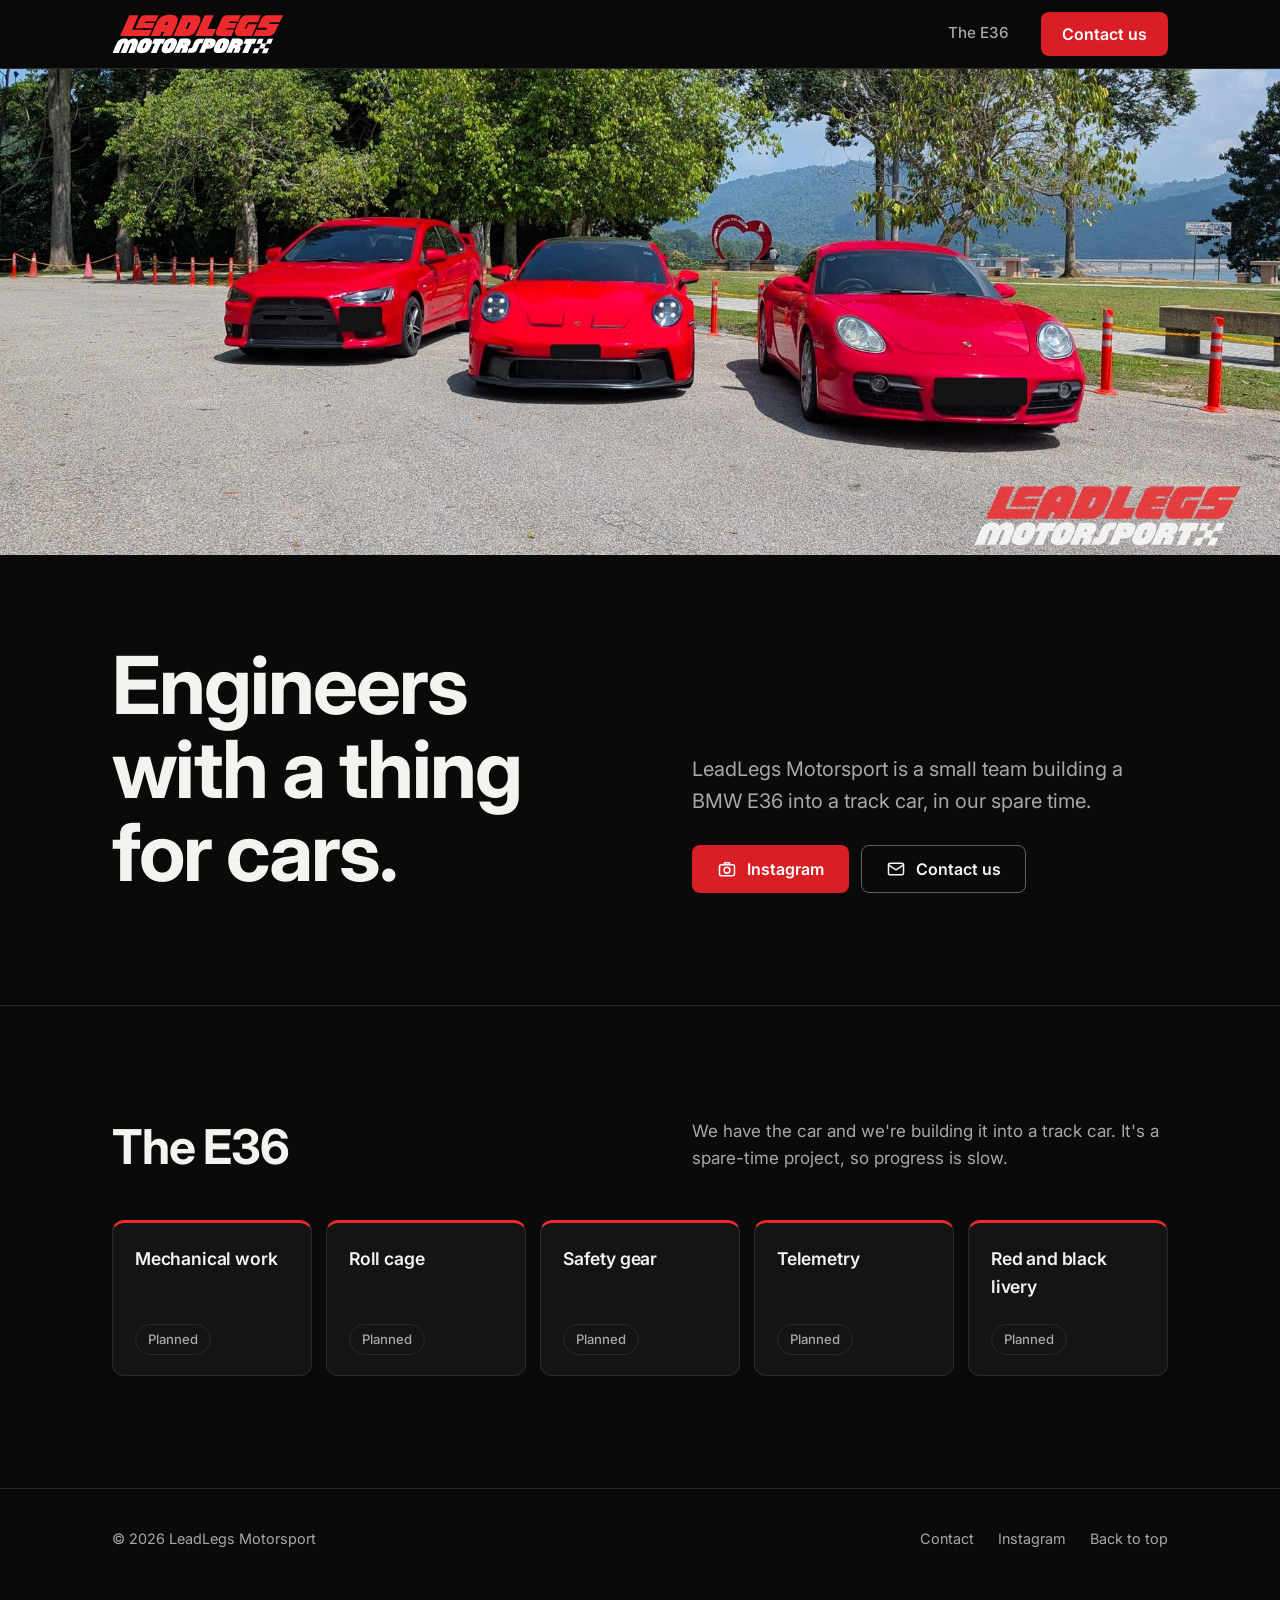
<file: index.html>
<!doctype html>
<html lang="en">
<head>
<meta charset="utf-8">
<meta name="viewport" content="width=device-width, initial-scale=1">
<title>LeadLegs Motorsport</title>
<meta name="description" content="LeadLegs Motorsport is a small team of engineers building a BMW E36 into a track car.">
<meta name="theme-color" content="#0a0a0a">
<link rel="canonical" href="https://leadlegsmotorsport.com/">
<link rel="icon" type="image/png" sizes="32x32" href="assets/favicon-32.png">
<link rel="apple-touch-icon" href="assets/apple-touch-icon.png">
<meta property="og:type" content="website">
<meta property="og:title" content="LeadLegs Motorsport">
<meta property="og:description" content="A small team of engineers building a BMW E36 into a track car.">
<meta property="og:url" content="https://leadlegsmotorsport.com/">
<meta property="og:image" content="https://leadlegsmotorsport.com/assets/og.png">
<meta name="twitter:card" content="summary_large_image">
<link rel="preconnect" href="https://fonts.googleapis.com">
<link rel="preconnect" href="https://fonts.gstatic.com" crossorigin>
<link href="https://fonts.googleapis.com/css2?family=Inter:wght@400;500;600;700&display=swap" rel="stylesheet">
<link rel="stylesheet" href="assets/site.css">
</head>
<body>
<a class="skip" href="#main">Skip to content</a>

<header class="bar">
  <div class="wrap">
    <a class="brand" href="#top" aria-label="LeadLegs Motorsport, back to top"><img src="assets/wordmark.svg" width="173" height="40" alt="LeadLegs Motorsport"></a>
    <nav aria-label="Main">
      <a href="#e36">The E36</a>
      <a class="btn btn-fill" href="contact.html">Contact us</a>
    </nav>
  </div>
</header>

<main id="main">
  <span id="top"></span>
  <img class="hero-img" src="assets/cars-1800.jpg" srcset="assets/cars-900.jpg 900w, assets/cars-1800.jpg 1800w" sizes="100vw" width="1800" height="748" fetchpriority="high" alt="Three red cars parked side by side: a Mitsubishi Lancer Evolution, a Porsche 911 GT3 and a Porsche Cayman">

  <section class="intro">
    <div class="wrap">
      <h1>Engineers with a thing for cars.</h1>
      <div>
        <p>LeadLegs Motorsport is a small team building a BMW E36 into a track car, in our spare time.</p>
        <div class="actions">
          <a class="btn btn-fill" href="https://www.instagram.com/leadlegsmotorsport" rel="noopener">
            <svg viewBox="0 0 24 24" aria-hidden="true"><rect x="3" y="7" width="18" height="13" rx="2"/><path d="M8 7l1.5-2.5h5L16 7"/><circle cx="12" cy="13.5" r="3.5"/></svg>
            Instagram
          </a>
          <a class="btn btn-line" href="contact.html">
            <svg viewBox="0 0 24 24" aria-hidden="true"><rect x="3" y="5" width="18" height="14" rx="2"/><path d="M3 7l9 6 9-6"/></svg>
            Contact us
          </a>
        </div>
      </div>
    </div>
  </section>

  <section class="block" id="e36">
    <div class="wrap">
      <div class="head">
        <h2>The E36</h2>
        <p>We have the car and we're building it into a track car. It's a spare-time project, so progress is slow.</p>
      </div>
      <div class="grid">
        <div class="tile"><strong>Mechanical work</strong><span class="chip">Planned</span></div>
        <div class="tile"><strong>Roll cage</strong><span class="chip">Planned</span></div>
        <div class="tile"><strong>Safety gear</strong><span class="chip">Planned</span></div>
        <div class="tile"><strong>Telemetry</strong><span class="chip">Planned</span></div>
        <div class="tile"><strong>Red and black livery</strong><span class="chip">Planned</span></div>
      </div>
    </div>
  </section>

</main>

<footer>
  <div class="wrap">
    <span>&copy; 2026 LeadLegs Motorsport</span>
    <span class="flinks"><a href="contact.html">Contact</a><a href="https://www.instagram.com/leadlegsmotorsport" rel="noopener">Instagram</a><a href="#top">Back to top</a></span>
  </div>
</footer>

</body>
</html>
</file>
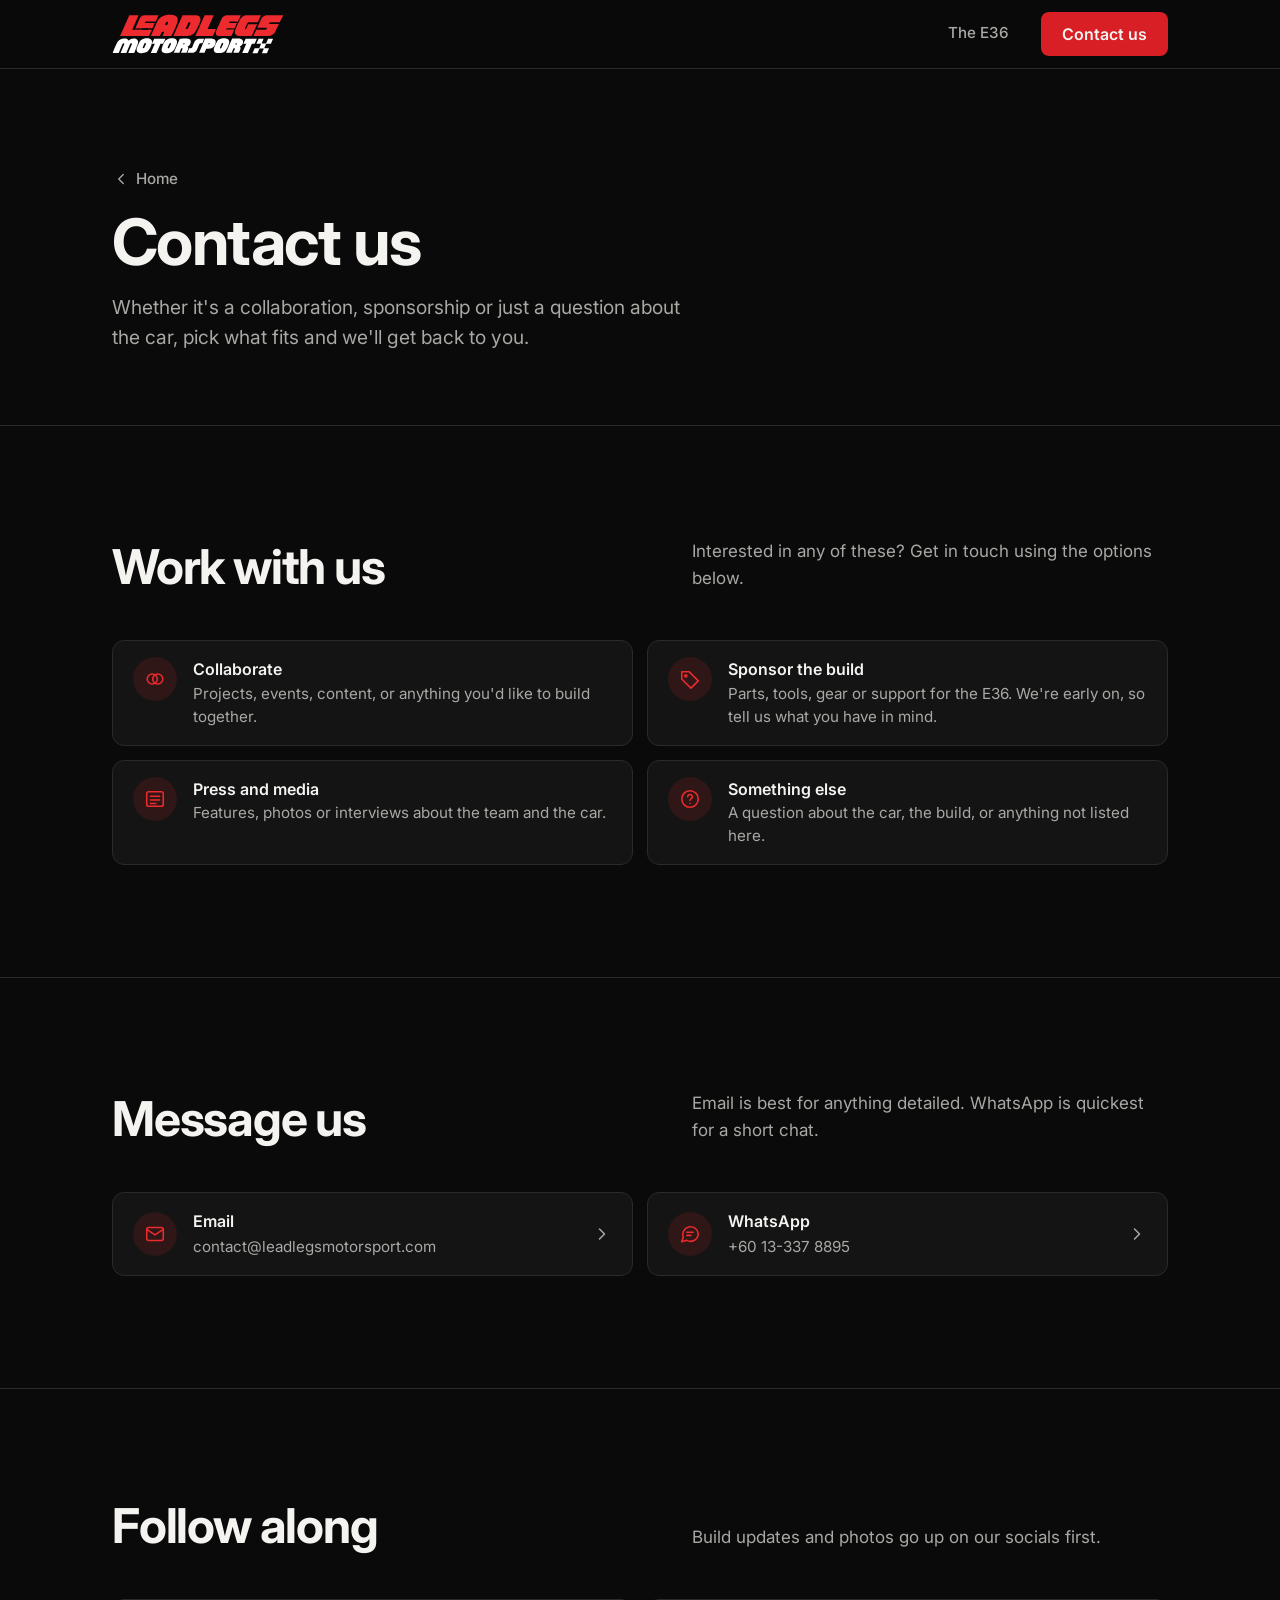
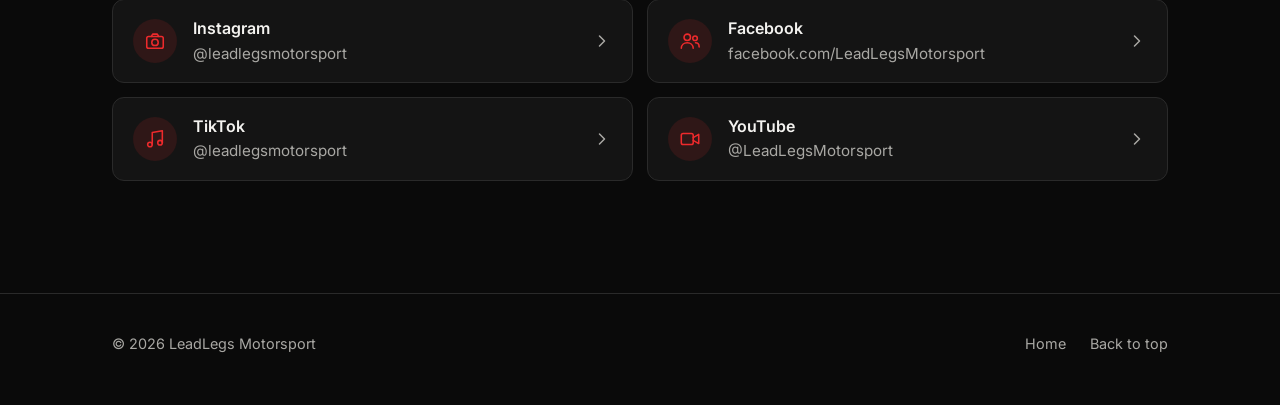
<file: contact.html>
<!doctype html>
<html lang="en">
<head>
<meta charset="utf-8">
<meta name="viewport" content="width=device-width, initial-scale=1">
<title>Contact | LeadLegs Motorsport</title>
<meta name="description" content="Get in touch with LeadLegs Motorsport about collaborations, sponsorship, press or anything else.">
<meta name="theme-color" content="#0a0a0a">
<link rel="canonical" href="https://leadlegsmotorsport.com/contact.html">
<link rel="icon" type="image/png" sizes="32x32" href="assets/favicon-32.png">
<link rel="apple-touch-icon" href="assets/apple-touch-icon.png">
<meta property="og:type" content="website">
<meta property="og:title" content="Contact | LeadLegs Motorsport">
<meta property="og:description" content="Collaborations, sponsorship, press or just a hello.">
<meta property="og:url" content="https://leadlegsmotorsport.com/contact.html">
<meta property="og:image" content="https://leadlegsmotorsport.com/assets/og.png">
<meta name="twitter:card" content="summary_large_image">
<link rel="preconnect" href="https://fonts.googleapis.com">
<link rel="preconnect" href="https://fonts.gstatic.com" crossorigin>
<link href="https://fonts.googleapis.com/css2?family=Inter:wght@400;500;600;700&display=swap" rel="stylesheet">
<link rel="stylesheet" href="assets/site.css">
</head>
<body>
<a class="skip" href="#main">Skip to content</a>

<header class="bar">
  <div class="wrap">
    <a class="brand" href="index.html" aria-label="LeadLegs Motorsport, home"><img src="assets/wordmark.svg" width="173" height="40" alt="LeadLegs Motorsport"></a>
    <nav aria-label="Main">
      <a href="index.html#e36">The E36</a>
      <a class="btn btn-fill" href="contact.html" aria-current="page">Contact us</a>
    </nav>
  </div>
</header>

<main id="main">
  <section class="pagehead" id="top">
    <div class="wrap">
      <a class="crumb" href="index.html"><svg viewBox="0 0 24 24" aria-hidden="true"><path d="M15 6l-6 6 6 6"/></svg>Home</a>
      <h1>Contact us</h1>
      <p>Whether it's a collaboration, sponsorship or just a question about the car, pick what fits and we'll get back to you.</p>
    </div>
  </section>

  <section class="block" id="work-with-us">
    <div class="wrap">
      <div class="head">
        <h2>Work with us</h2>
        <p>Interested in any of these? Get in touch using the options below.</p>
      </div>
      <div class="cards opts">
        <div class="card static">
          <span class="ic"><svg viewBox="0 0 24 24" aria-hidden="true"><circle cx="9" cy="12" r="5.5"/><circle cx="15" cy="12" r="5.5"/></svg></span>
          <span class="meta"><b>Collaborate</b><span>Projects, events, content, or anything you'd like to build together.</span></span>
        </div>
        <div class="card static">
          <span class="ic"><svg viewBox="0 0 24 24" aria-hidden="true"><path d="M3 12V4h8l10 10-8 8L3 12z"/><circle cx="7.5" cy="8.5" r="1.2"/></svg></span>
          <span class="meta"><b>Sponsor the build</b><span>Parts, tools, gear or support for the E36. We're early on, so tell us what you have in mind.</span></span>
        </div>
        <div class="card static">
          <span class="ic"><svg viewBox="0 0 24 24" aria-hidden="true"><rect x="3" y="4" width="18" height="16" rx="2"/><path d="M7 9h10M7 13h10M7 17h6"/></svg></span>
          <span class="meta"><b>Press and media</b><span>Features, photos or interviews about the team and the car.</span></span>
        </div>
        <div class="card static">
          <span class="ic"><svg viewBox="0 0 24 24" aria-hidden="true"><circle cx="12" cy="12" r="9"/><path d="M9.5 9.5a2.5 2.5 0 1 1 3.5 2.3c-.7.4-1 .9-1 1.7"/><path d="M12 17h.01"/></svg></span>
          <span class="meta"><b>Something else</b><span>A question about the car, the build, or anything not listed here.</span></span>
        </div>
      </div>
    </div>
  </section>

  <section class="block" id="message">
    <div class="wrap">
      <div class="head">
        <h2>Message us</h2>
        <p>Email is best for anything detailed. WhatsApp is quickest for a short chat.</p>
      </div>
      <div class="cards">
        <a class="card" href="mailto:contact@leadlegsmotorsport.com">
          <span class="ic"><svg viewBox="0 0 24 24" aria-hidden="true"><rect x="3" y="5" width="18" height="14" rx="2"/><path d="M3 7l9 6 9-6"/></svg></span>
          <span class="meta"><b>Email</b><span>contact@leadlegsmotorsport.com</span></span>
          <svg class="chev" viewBox="0 0 24 24" aria-hidden="true"><path d="M9 6l6 6-6 6"/></svg>
        </a>
        <a class="card" href="https://wa.me/60133378895" rel="noopener">
          <span class="ic"><svg viewBox="0 0 24 24" aria-hidden="true"><path d="M21 11.5a8.5 8.5 0 0 1-12.6 7.4L3 20.5l1.6-5A8.5 8.5 0 1 1 21 11.5z"/><path d="M8.5 10h7M8.5 13.5h4.5"/></svg></span>
          <span class="meta"><b>WhatsApp</b><span>+60 13-337 8895</span></span>
          <svg class="chev" viewBox="0 0 24 24" aria-hidden="true"><path d="M9 6l6 6-6 6"/></svg>
        </a>
      </div>
    </div>
  </section>

  <section class="block" id="follow">
    <div class="wrap">
      <div class="head">
        <h2>Follow along</h2>
        <p>Build updates and photos go up on our socials first.</p>
      </div>
      <div class="cards">
        <a class="card" href="https://www.instagram.com/leadlegsmotorsport" rel="noopener">
          <span class="ic"><svg viewBox="0 0 24 24" aria-hidden="true"><rect x="3" y="7" width="18" height="13" rx="2"/><path d="M8 7l1.5-2.5h5L16 7"/><circle cx="12" cy="13.5" r="3.5"/></svg></span>
          <span class="meta"><b>Instagram</b><span>@leadlegsmotorsport</span></span>
          <svg class="chev" viewBox="0 0 24 24" aria-hidden="true"><path d="M9 6l6 6-6 6"/></svg>
        </a>
        <a class="card" href="https://www.facebook.com/LeadLegsMotorsport/" rel="noopener">
          <span class="ic"><svg viewBox="0 0 24 24" aria-hidden="true"><circle cx="9" cy="8" r="3.5"/><path d="M2.5 20c0-3.6 2.9-6 6.5-6s6.5 2.4 6.5 6"/><circle cx="17.5" cy="9" r="2.5"/><path d="M18 14c2.5 0 4 1.8 4 4.5"/></svg></span>
          <span class="meta"><b>Facebook</b><span>facebook.com/LeadLegsMotorsport</span></span>
          <svg class="chev" viewBox="0 0 24 24" aria-hidden="true"><path d="M9 6l6 6-6 6"/></svg>
        </a>
        <a class="card" href="https://www.tiktok.com/@leadlegsmotorsport" rel="noopener">
          <span class="ic"><svg viewBox="0 0 24 24" aria-hidden="true"><path d="M9 18V5l11-2v13"/><circle cx="6.5" cy="18" r="2.5"/><circle cx="17.5" cy="16" r="2.5"/></svg></span>
          <span class="meta"><b>TikTok</b><span>@leadlegsmotorsport</span></span>
          <svg class="chev" viewBox="0 0 24 24" aria-hidden="true"><path d="M9 6l6 6-6 6"/></svg>
        </a>
        <a class="card" href="https://www.youtube.com/@LeadLegsMotorsport" rel="noopener">
          <span class="ic"><svg viewBox="0 0 24 24" aria-hidden="true"><rect x="2.5" y="6" width="13" height="12" rx="2"/><path d="M15.5 10.5l6-3.5v10l-6-3.5"/></svg></span>
          <span class="meta"><b>YouTube</b><span>@LeadLegsMotorsport</span></span>
          <svg class="chev" viewBox="0 0 24 24" aria-hidden="true"><path d="M9 6l6 6-6 6"/></svg>
        </a>
      </div>
    </div>
  </section>
</main>

<footer>
  <div class="wrap">
    <span>&copy; 2026 LeadLegs Motorsport</span>
    <span class="flinks"><a href="index.html">Home</a><a href="#top">Back to top</a></span>
  </div>
</footer>

</body>
</html>
</file>
<file: assets/site.css>
:root {
  --red: #ed2a2c;          /* wordmark red, used for accents */
  --red-btn: #d71f25;      /* slightly deeper red so white text passes contrast */
  --bg: #0a0a0a;
  --surface: #141414;
  --surface-hi: #1c1c1c;
  --line: #2a2a2a;
  --text: #f4f3f0;
  --muted: #a9a8a4;
  --radius: 12px;
  --wrap: 72rem;
  --gutter: clamp(20px, 5vw, 48px);
  --bar-h: 68px;
}
* { box-sizing: border-box; }
html { scroll-behavior: smooth; scroll-padding-top: calc(var(--bar-h) + 16px); }
body {
  margin: 0;
  background: var(--bg);
  color: var(--text);
  font-family: "Inter", system-ui, -apple-system, "Segoe UI", Roboto, Arial, sans-serif;
  font-size: 1.0625rem;
  line-height: 1.6;
  -webkit-font-smoothing: antialiased;
}
a { color: inherit; }
img { max-width: 100%; }
:focus-visible { outline: 3px solid var(--red); outline-offset: 3px; border-radius: 6px; }
.wrap { max-width: var(--wrap); margin: 0 auto; padding: 0 var(--gutter); }

.skip { position: absolute; left: 12px; top: -60px; z-index: 20; background: var(--text); color: var(--bg); padding: 10px 16px; border-radius: 8px; font-weight: 600; text-decoration: none; }
.skip:focus { top: 12px; }

/* ---- buttons (filled, outlined) ---- */
.btn {
  display: inline-flex; align-items: center; justify-content: center; gap: 10px;
  min-height: 48px; padding: 0 24px;
  border-radius: 8px; border: 1.5px solid transparent;
  font: 600 1rem/1 "Inter", system-ui, sans-serif; text-decoration: none; cursor: pointer;
  transition: background-color .15s, border-color .15s, transform .1s;
}
.btn svg { width: 20px; height: 20px; fill: none; stroke: currentColor; stroke-width: 1.8; stroke-linecap: round; stroke-linejoin: round; }
.btn:active { transform: scale(.98); }
.btn-fill { background: var(--red-btn); color: #fff; }
.btn-fill:hover { background: #ee2d33; }
.btn-line { border-color: rgba(255,255,255,.35); color: var(--text); }
.btn-line:hover { background: rgba(255,255,255,.08); border-color: rgba(255,255,255,.6); }

/* ---- top bar ---- */
.bar {
  position: sticky; top: 0; z-index: 10;
  background: rgba(10,10,10,.82);
  -webkit-backdrop-filter: saturate(1.4) blur(14px); backdrop-filter: saturate(1.4) blur(14px);
  border-bottom: 1px solid var(--line);
}
.bar .wrap { height: var(--bar-h); display: flex; align-items: center; justify-content: space-between; gap: 16px; }
.brand { display: block; line-height: 0; }
.brand img { height: 40px; width: auto; display: block; }
.bar nav { display: flex; align-items: center; gap: clamp(8px, 2vw, 28px); }
.bar nav a:not(.btn) { padding: 12px 6px; font-weight: 500; font-size: .95rem; text-decoration: none; color: var(--muted); border-bottom: 2px solid transparent; }
.bar nav a:not(.btn):hover { color: var(--text); border-bottom-color: var(--red); }
.bar .btn { min-height: 44px; padding: 0 20px; }

/* ---- hero ---- */
.hero-img { display: block; width: 100%; height: clamp(200px, 38vw, 600px); object-fit: cover; object-position: 50% 52%; }
.intro { padding: clamp(40px, 7vw, 88px) 0 clamp(56px, 9vw, 112px); }
.intro .wrap { display: grid; grid-template-columns: 1.1fr 1fr; gap: clamp(24px, 5vw, 56px); align-items: end; }
h1, h2 { margin: 0; font-weight: 700; letter-spacing: -0.025em; line-height: 1.04; text-wrap: balance; }
h1 { font-size: clamp(2.5rem, 6.4vw, 5rem); }
h2 { font-size: clamp(1.9rem, 4vw, 3rem); }
.intro p { margin: 0 0 28px; color: var(--muted); font-size: clamp(1.05rem, 1.6vw, 1.25rem); max-width: 30rem; }
.actions { display: flex; flex-wrap: wrap; gap: 12px; }

/* ---- sections ---- */
section.block { padding: clamp(56px, 9vw, 112px) 0; border-top: 1px solid var(--line); }
.head { display: grid; grid-template-columns: 1.1fr 1fr; gap: clamp(24px, 5vw, 56px); align-items: end; margin-bottom: clamp(28px, 4vw, 48px); }
.head p { margin: 0; color: var(--muted); max-width: 30rem; }

/* E36 planned work */
.grid { display: grid; gap: 14px; grid-template-columns: repeat(auto-fit, minmax(180px, 1fr)); }
.tile { background: var(--surface); border: 1px solid var(--line); border-radius: var(--radius); padding: 22px 22px 20px; display: flex; flex-direction: column; gap: 22px; min-height: 132px; justify-content: space-between; border-top: 3px solid var(--red); }
.tile strong { font-size: 1.1rem; font-weight: 600; letter-spacing: -0.01em; }
.chip { align-self: flex-start; font-size: .82rem; font-weight: 500; color: var(--muted); border: 1px solid var(--line); border-radius: 999px; padding: 4px 12px; }

/* contact cards */
.cards { display: grid; gap: 14px; grid-template-columns: repeat(auto-fit, minmax(380px, 1fr)); }
.card {
  display: flex; align-items: center; gap: 16px; min-height: 80px; padding: 16px 20px;
  background: var(--surface); border: 1px solid var(--line); border-radius: var(--radius);
  text-decoration: none; transition: background-color .15s, border-color .15s, transform .15s, box-shadow .15s;
}
.card:hover { background: var(--surface-hi); border-color: var(--red); transform: translateY(-2px); box-shadow: 0 10px 28px rgba(0,0,0,.45); }
.card:active { transform: translateY(0); }
.ic { flex: none; width: 44px; height: 44px; display: grid; place-items: center; border-radius: 50%; background: rgba(237,42,44,.12); }
.ic svg { width: 22px; height: 22px; fill: none; stroke: var(--red); stroke-width: 1.7; stroke-linecap: round; stroke-linejoin: round; }
.meta { display: flex; flex-direction: column; min-width: 0; flex: 1; }
.meta b { font-weight: 600; font-size: 1rem; }
.meta span { color: var(--muted); font-size: .95rem; overflow-wrap: anywhere; }
.chev { flex: none; width: 20px; height: 20px; fill: none; stroke: var(--muted); stroke-width: 1.8; stroke-linecap: round; stroke-linejoin: round; transition: transform .15s, stroke .15s; }
.card:hover .chev { stroke: var(--text); transform: translateX(3px); }

footer { border-top: 1px solid var(--line); padding: 28px 0 40px; color: var(--muted); font-size: .9rem; }
footer .wrap { display: flex; justify-content: space-between; align-items: center; gap: 16px; flex-wrap: wrap; }
footer a { text-decoration: none; }
footer a:hover { color: var(--text); }

@media (max-width: 760px) {
  :root { --bar-h: 60px; }
  .brand img { height: 34px; }
  .bar nav a:not(.btn) { display: none; }
  .intro .wrap, .head { grid-template-columns: 1fr; align-items: start; }
  .actions .btn { flex: 1 1 100%; }
  .hero-img { height: auto; }
  .tile { flex-direction: row; align-items: center; min-height: 64px; padding: 16px 20px; gap: 12px; }
  .chip { align-self: center; }
  .chev { display: none; }
  .cards { grid-template-columns: 1fr; }
  .meta span { font-size: .9rem; }
}
@media (prefers-reduced-motion: reduce) {
  html { scroll-behavior: auto; }
  * { transition: none !important; }
}

/* ---- contact page ---- */
.pagehead { padding: clamp(40px, 7vw, 88px) 0 clamp(36px, 6vw, 72px); }
.pagehead h1 { font-size: clamp(2.2rem, 5.4vw, 4rem); }
.pagehead p { margin: 16px 0 0; color: var(--muted); font-size: clamp(1.05rem, 1.6vw, 1.2rem); max-width: 36rem; }
.crumb { display: inline-flex; align-items: center; gap: 6px; min-height: 44px; margin-bottom: 8px; color: var(--muted); font-size: .95rem; font-weight: 500; text-decoration: none; }
.crumb:hover { color: var(--text); }
.crumb svg { width: 18px; height: 18px; fill: none; stroke: currentColor; stroke-width: 1.8; stroke-linecap: round; stroke-linejoin: round; }
.cards.opts { grid-template-columns: repeat(auto-fit, minmax(min(420px, 100%), 1fr)); }
.opts .card { align-items: flex-start; }
.opts .meta span { line-height: 1.5; }
.bar nav a[aria-current="page"] { color: var(--text); }
.btn-fill[aria-current="page"] { background: var(--red-btn); }

.flinks { display: flex; gap: 8px 24px; flex-wrap: wrap; }
.flinks a { padding: 10px 0; }

.card.static { cursor: default; }
.card.static:hover { background: var(--surface); border-color: var(--line); transform: none; box-shadow: none; }
</file>
